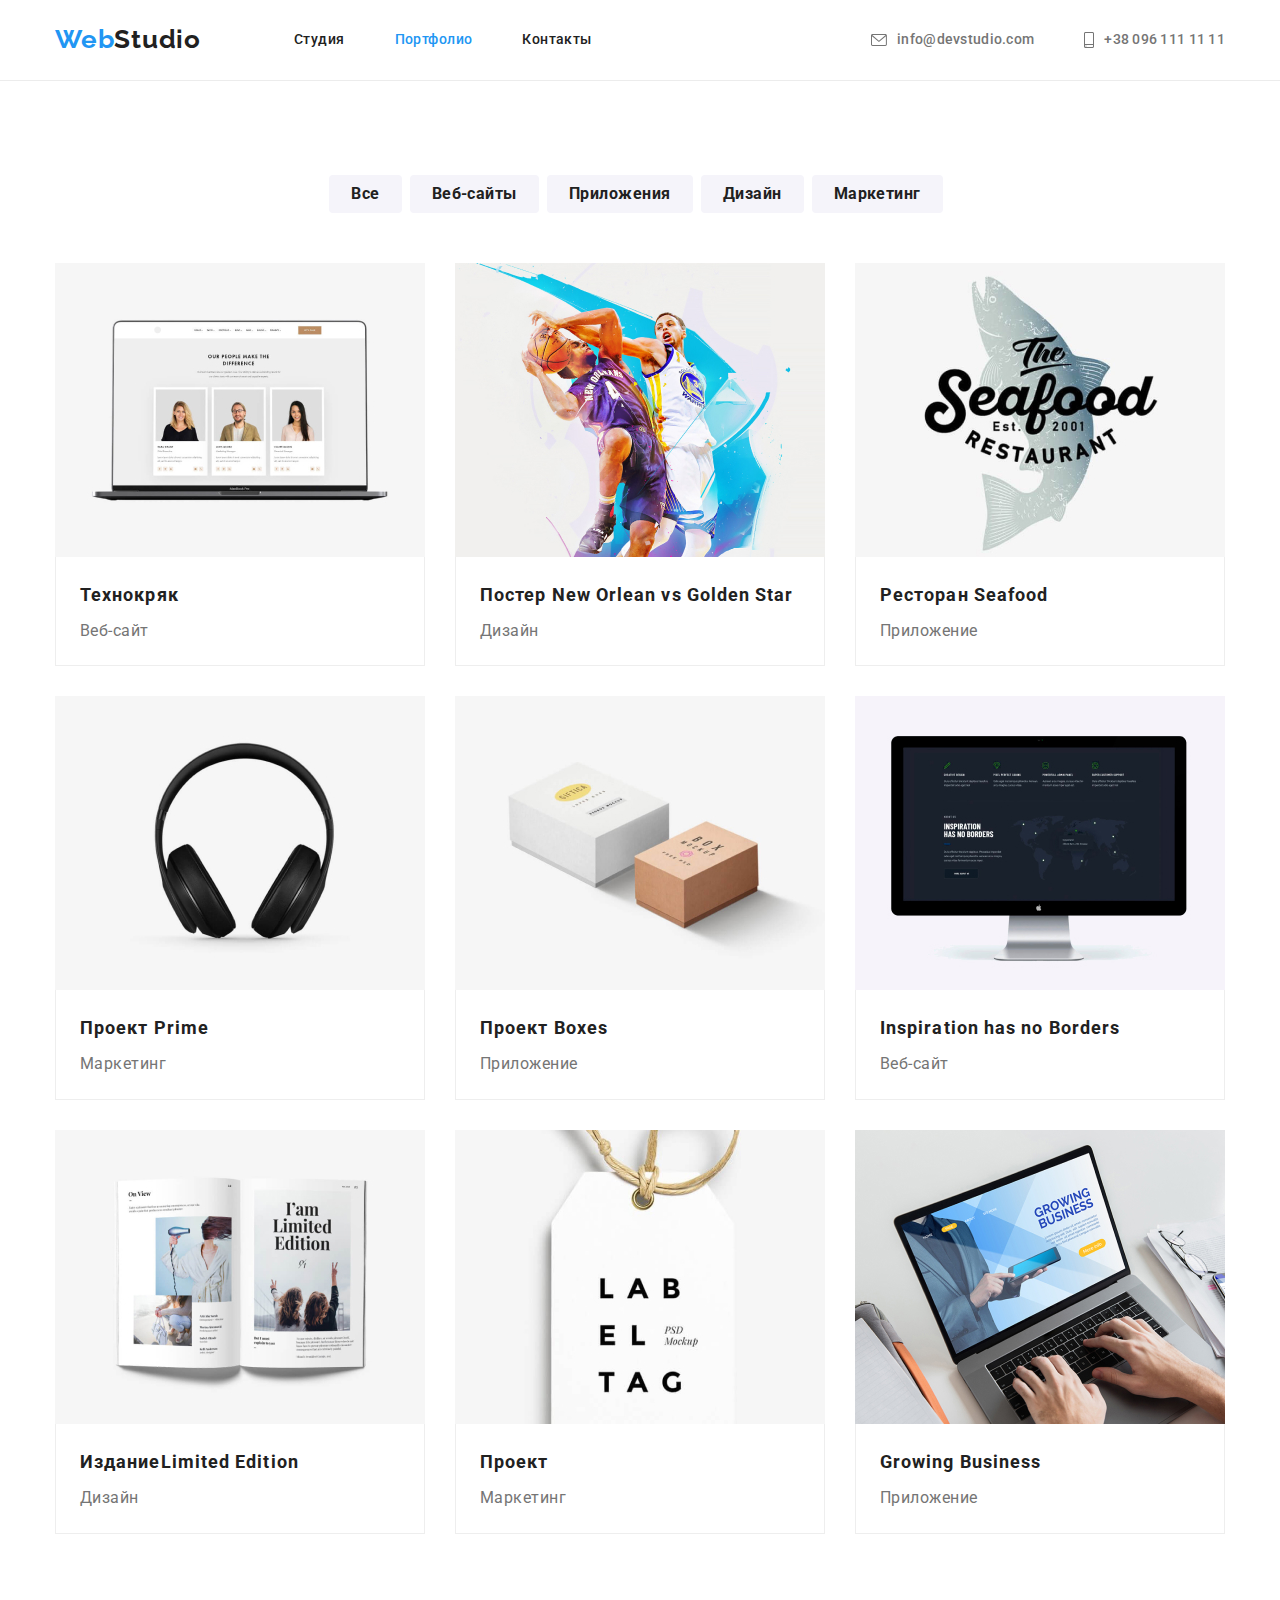
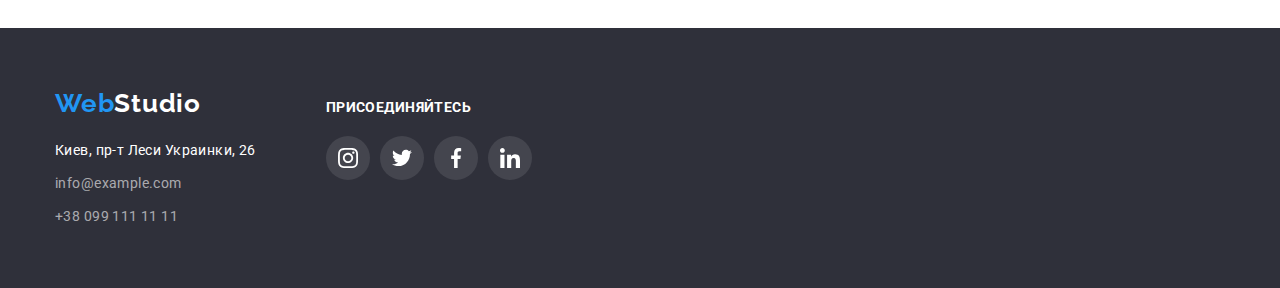
<file: portfolio.html>
<!DOCTYPE html>
<html lang="ru">
  <head>
    <meta charset="UTF-8" />
    <meta http-equiv="X-UA-Compatible" content="IE=edge" />
    <meta name="viewport" content="width=device-width, initial-scale=1.0" />
    <title>Document</title>
    <link
      rel="stylesheet"
      href="https://cdnjs.cloudflare.com/ajax/libs/modern-normalize/1.1.0/modern-normalize.min.css"
    />
    <link rel="stylesheet" href="./css/styles.css" />
    <link rel="preconnect" href="https://fonts.googleapis.com" />
    <link rel="preconnect" href="https://fonts.gstatic.com" crossorigin />
    <link
      href="https://fonts.googleapis.com/css2?family=Raleway:wght@700&family=Roboto:wght@400;500;700;900&display=swap"
      rel="stylesheet"
    />
  </head>
  <body>
    <!-- HEADER -->
    <header>
      <div class="container header-container">
        <nav class="nav">
          <a href="" lang="en" class="logo link"
            >Web<span class="studio">Studio</span></a
          >
          <ul class="list header-list">
            <li><a href="./index.html" class="nav-link link">Студия</a></li>
            <li><a href="" class="nav-link active link">Портфолио</a></li>
            <li><a href="" class="nav-link link">Контакты</a></li>
          </ul>
        </nav>
        <ul class="list header-contacts">
          <li class="header-contacts-link">
            <a
              href="mailto:info@devstudio.com"
              lang="en"
              class="info link info-mail"
            >
              <div class="header-contacts-photo">
                <svg class="header-contacts-svg-mail">
                  <use href="./images/sprite.svg#mail"></use>
                </svg>
              </div>
              <span> info@devstudio.com </span>
            </a>
          </li>
          <li class="header-contacts-link">
            <a href="tel:+380961111111" lang="en" class="info link info-tel">
              <div class="header-contacts-photo">
                <svg class="header-contacts-svg-tel">
                  <use href="./images/sprite.svg#tel"></use>
                </svg>
              </div>
              <span>+38 096 111 11 11</span>
            </a>
          </li>
        </ul>
      </div>
    </header>

    <!-- MAIN -->
    <main>
      <!-- PORTFOLIO -->
      <section class="portfolio section">
        <div class="container">
          <h1 hidden>Portfolio</h1>
          <ul class="list buttons">
            <li><button type="button" class="button">Все</button></li>
            <li><button type="button" class="button">Веб-сайты</button></li>
            <li><button type="button" class="button">Приложения</button></li>
            <li><button type="button" class="button">Дизайн</button></li>
            <li><button type="button" class="button">Маркетинг</button></li>
          </ul>
          <ul class="list portfolio-list">
            <li class="portfolio-item">
              <a href="" class="link portfolio-link">
                <img
                  src="./images/portfolio1.jpg"
                  alt="Технокряк"
                  width="370"
                  class="portfolio-img"
                />
                <div class="portfolio-content">
                  <h2 class="portfolio-header">Технокряк</h2>
                  <p class="portfolio-text">Веб-сайт</p>
                </div>
              </a>
            </li>

            <li class="portfolio-item">
              <a href="" class="link portfolio-link">
                <img
                  src="./images/portfolio2.jpg"
                  alt="Постер New Orlean vs Golden Star"
                  width="370"
                  class="portfolio-img"
                />
                <div class="portfolio-content">
                  <h2 class="portfolio-header">
                    Постер <span lang="en">New Orlean vs Golden Star</span>
                  </h2>
                  <p class="portfolio-text">Дизайн</p>
                </div>
              </a>
            </li>

            <li class="portfolio-item">
              <a href="" class="link portfolio-link">
                <img
                  src="./images/portfolio3.jpg"
                  alt="Ресторан Seafood"
                  width="370"
                  class="portfolio-img"
                />
                <div class="portfolio-content">
                  <h2 class="portfolio-header">
                    Ресторан <span lang="en">Seafood</span>
                  </h2>
                  <p class="portfolio-text">Приложение</p>
                </div>
              </a>
            </li>

            <li class="portfolio-item">
              <a href="" class="link portfolio-link">
                <img
                  src="./images/portfolio4.jpg"
                  alt="Проект Prime "
                  width="370"
                  class="portfolio-img"
                />
                <div class="portfolio-content">
                  <h2 class="portfolio-header">
                    Проект <span lang="en">Prime</span>
                  </h2>
                  <p class="portfolio-text">Маркетинг</p>
                </div>
              </a>
            </li>

            <li class="portfolio-item">
              <a href="" class="link portfolio-link">
                <img
                  src="./images/portfolio5.jpg"
                  alt="Проект Boxes"
                  width="370"
                  class="portfolio-img"
                />
                <div class="portfolio-content">
                  <h2 class="portfolio-header">
                    Проект <span lang="en">Boxes</span>
                  </h2>
                  <p class="portfolio-text">Приложение</p>
                </div>
              </a>
            </li>
            <li class="portfolio-item">
              <a href="" class="link portfolio-link">
                <img
                  src="./images/portfolio6.jpg"
                  lang="en"
                  alt="Inspiration has no Borders"
                  width="370"
                  class="portfolio-img"
                />
                <div class="portfolio-content">
                  <h2 class="portfolio-header">Inspiration has no Borders</h2>
                  <p class="portfolio-text">Веб-сайт</p>
                </div>
              </a>
            </li>
            <li class="portfolio-item">
              <a href="" class="link portfolio-link">
                <img
                  src="./images/portfolio7.jpg"
                  alt="Издание Limited Edition"
                  width="370"
                  class="portfolio-img"
                />
                <div class="portfolio-content">
                  <h2 class="portfolio-header">
                    Издание<span lang="en">Limited Edition</span>
                  </h2>
                  <p class="portfolio-text">Дизайн</p>
                </div>
              </a>
            </li>
            <li class="portfolio-item">
              <a href="" class="link portfolio-link">
                <img
                  src="./images/portfolio8.jpg"
                  alt="Проект LAB</span>"
                  width="370"
                  class="portfolio-img"
                />
                <div class="portfolio-content">
                  <h2 class="portfolio-header">Проект</h2>
                  <p class="portfolio-text">Маркетинг</p>
                </div>
              </a>
            </li>
            <li class="portfolio-item">
              <a href="" class="link portfolio-link">
                <img
                  src="./images/portfolio9.jpg"
                  lang="en"
                  alt="Growing Business"
                  width="370"
                  class="portfolio-img"
                />
                <div class="portfolio-content">
                  <h2 class="portfolio-header">Growing Business</h2>
                  <p class="portfolio-text">Приложение</p>
                </div>
              </a>
            </li>
          </ul>
        </div>
      </section>
    </main>

    <!-- FOOTER -->
    <footer class="footer">
      <div class="container footer-container">
        <div class="footer-left">
          <a href="" lang="en" class="logo logo-bottom"
            >Web<span class="studio-bottom">Studio</span></a
          >
          <address class="address-tag">
            <ul class="list footer-list">
              <li class="footer-item">
                <a href="" class="footer-link address link"
                  >Киев, пр-т Леси Украинки, 26</a
                >
              </li>
              <li class="footer-item">
                <a href="mailto:info@example.com " class="footer-link link"
                  >info@example.com</a
                >
              </li>
              <li class="footer-item">
                <a href="tel:+380991111111" class="footer-link link"
                  >+38 099 111 11 11</a
                >
              </li>
            </ul>
          </address>
        </div>
        <div class="footer-center">
          <h2 class="footer-join">присоединяйтесь</h2>
          <ul class="footer-photo-list">
            <li class="list footer-svg-item">
              <a href="" class="link footer-svg-link">
                <svg class="footer-svg">
                  <use href="./images/sprite.svg#instagram"></use>
                </svg>
              </a>
            </li>
            <li class="list footer-svg-item">
              <a href="" class="link footer-svg-link">
                <svg class="footer-svg">
                  <use href="./images/sprite.svg#twitter"></use>
                </svg>
              </a>
            </li>
            <li class="list footer-svg-item">
              <a href="" class="link footer-svg-link">
                <svg class="footer-svg">
                  <use href="./images/sprite.svg#facebook"></use>
                </svg>
              </a>
            </li>
            <li class="list footer-svg-item">
              <a href="" class="link footer-svg-link">
                <svg class="footer-svg">
                  <use href="./images/sprite.svg#linkedin"></use>
                </svg>
              </a>
            </li>
          </ul>
        </div>
      </div>
    </footer>
  </body>
</html>
</file>
<file: css/styles.css>
:root {
  --headers-text: #212121;
  --main-text: #757575;
  --accent-text: #2196f3;
  --main-background: #ffffff;
  --white-header: #ffffff;
  --background-accent: #2f303a;
  --background-grey: #f5f4fa;
  --grey: rgba(255, 255, 255, 0.6);
  --border: #ececec;
}
body {
  font-family: "Roboto", sans-serif;
  color: var(--main-text);
  background-color: var(--main-background);
  font-size: 14px;
}
/* Утилиты */
h1,
h2,
h3,
h4,
h5,
h6,
p,
ul {
  margin: 0;
  padding: 0;
}
.list {
  list-style: none;
}
.link {
  text-decoration: none;
}

.container {
  margin: 0 auto;
  width: 1200px;
  padding-left: 15px;
  padding-right: 15px;
}
/* Секції */
.section-padding {
  padding-bottom: 200px;
  padding-top: 200px;
}

.section-bottom {
  padding-bottom: 94px;
}
.section {
  padding-bottom: 94px;
  padding-top: 94px;
}
/* Header */
header {
  border-bottom: 1px solid var(--border);
}

.logo {
  margin-right: 93px;
  display: block;
  padding-bottom: 24px;
  padding-top: 24px;

  font-family: "Raleway", sans-serif;
  font-weight: 700;
  font-size: 26px;
  line-height: 1.19;
  text-decoration: none;
  letter-spacing: 0.03em;
  color: var(--accent-text);
}
.studio {
  color: var(--headers-text);
}
.header-contacts-svg-mail {
  width: 16px;
  height: 12px;
  margin-right: 10px;
  fill: #757575;
}
.header-contacts-svg-tel {
  width: 10px;
  height: 16px;
  margin-right: 10px;
  fill: #757575;
}

.header-list {
  display: flex;
  align-items: center;
}
.info {
  display: flex;
}
.header-contacts-link {
  display: flex;
}
.info:hover,
.info:focus {
  color: var(--accent-text);
}
.info:hover .header-contacts-svg-mail,
.info:focus .header-contacts-svg-mail {
  fill: var(--accent-text);
}
.info:hover .header-contacts-svg-tel,
.info:focus .header-contacts-svg-tel {
  fill: var(--accent-text);
}

.header-contacts-photo {
  display: flex;
  justify-content: center;
  align-items: center;
}

.header-list > li:not(:last-child) {
  margin-right: 50px;
}
.header-list > li:last-child {
  margin-right: auto;
}
.header-list .link {
  padding-bottom: 32px;
  padding-top: 32px;
  display: block;
}
.header-contacts {
  display: flex;
  align-items: center;
}
.header-contacts > li:not(:last-child) {
  margin-right: 50px;
}
.header-contacts .link {
  padding-bottom: 32px;
  padding-top: 32px;
}

.header-container {
  display: flex;
  justify-content: space-between;
}
.nav {
  display: flex;
}
.nav-link {
  color: var(--headers-text);
  font-weight: 500;
  font-size: 14px;
  line-height: 1.14;
  letter-spacing: 0.03em;
}
.nav-link:hover,
.nav-link:focus {
  color: var(--accent-text);
}
.info {
  color: inherit;
  font-weight: 500;
  line-height: 1.14;
  letter-spacing: 0.02em;
}

.active {
  color: var(--accent-text);
}

/* Hero */
.hero {
  background-color: var(--background-accent);
  background-image: linear-gradient(
      to right,
      rgba(47, 48, 58, 0.4),
      rgba(47, 48, 58, 0.4)
    ),
    url(../images/main-background.jpg);

  text-align: center;
  height: 600;
  max-width: 1600px;
  background-size: cover;
  margin: 0 auto;
  background-position: center;
}
.hero-title {
  margin-bottom: 30px;

  font-weight: 900;
  font-size: 44px;
  line-height: 1.36;
  color: var(--white-header);

  text-align: center;
  letter-spacing: 0.06em;
  text-transform: uppercase;
}

.button-hero {
  min-width: 200px;
  padding: 10px 32px;

  text-align: center;

  color: var(--white-header);
  background: var(--accent-text);
  box-shadow: 0px 4px 4px rgba(0, 0, 0, 0.15);
  border-radius: 4px;
  border-color: transparent;
  cursor: pointer;
  font-family: inherit;

  font-weight: 700;
  font-size: 16px;
  line-height: 1.8;
}
/* Features*/
.features-header {
  margin-bottom: 10px;

  font-weight: 700;
  line-height: 16px;
  text-transform: uppercase;
  color: var(--headers-text);
  letter-spacing: 0.03em;
  font-size: 14px;
}
.features-text {
  line-height: 1.7;
  letter-spacing: 0.03em;
}
.features-list {
  display: flex;
}
.features-item {
  width: calc((100%-3 * 30px) / 4);
  margin-right: 30px;
}
.features-photo {
  height: 120px;
  background: #f5f4fa;
  border-radius: 4px;
  margin-bottom: 30px;
  display: flex;
  justify-content: center;
  align-items: center;
}
.features-svg {
  display: block;
  height: 120px;
  width: 70px;
  height: 70px;
}
/* .features-item::before {
  content: "";
  display: block;
  height: 120px;
  background-size: contain;
  background-repeat: no-repeat;
  background-position: center;
  background: #f5f4fa;
  border-radius: 4px;
  margin-bottom: 30px;
}
.features-item:nth-child(1)::before {
  background-image: url(../images/antenna\ 1.svg);
  background-repeat: no-repeat;
  background-position: center;
}
.features-item:nth-child(2)::before {
  background-image: url(../images/clock\ 1.svg);
  background-repeat: no-repeat;
  background-position: center;
}
.features-item:nth-child(3)::before {
  background-image: url(../images/diagram\ 1.svg);
  background-repeat: no-repeat;
  background-position: center;
}
.features-item:nth-child(4)::before {
  background-image: url(../images/astronaut\ 1.svg);
  background-repeat: no-repeat;
  background-position: center;
} */
.features-item:last-child {
  margin-right: 0;
}
/* header */
.header {
  font-weight: 700;
  font-size: 36px;
  line-height: 1.17;
  text-align: center;
  color: var(--headers-text);
  letter-spacing: 0.03em;
}
/* Occupation */
.occupation-header {
  margin-bottom: 50px;
}
.occupation-list {
  display: flex;
  flex-wrap: wrap;
}

.occupation-item:not(:last-child) {
  margin-right: 30px;
}
/* Team */
.comand-header {
  margin-bottom: 50px;
}
.team {
  background-color: var(--background-grey);
}
.team-list {
  display: flex;
  flex-wrap: wrap;
}
.team-name {
  margin-bottom: 10px;

  font-weight: 500;
  font-size: 16px;
  line-height: 1.19;
  color: var(--headers-text);
  letter-spacing: 0.03em;
}
.team-text {
  font-size: 16px;
  line-height: 1.19;
  letter-spacing: 0.03em;
  color: var(--main-text);
  margin-bottom: 16px;
}
.team-content {
  padding: 30px;
}

.team-icon {
  width: 270px;
  /* padding-bottom: 30px; */
  text-align: center;
  background-color: var(--main-background);
  box-shadow: 0px 1px 3px rgba(0, 0, 0, 0.12), 0px 1px 1px rgba(0, 0, 0, 0.14),
    0px 2px 1px rgba(0, 0, 0, 0.2);
  border-radius: 0px 0px 4px 4px;
}
.team-icon:not(:last-child) {
  margin-right: 30px;
}
.team-icon > img {
  display: block;
  max-width: 100%;
  width: auto;
}
.team-svg-list {
  display: flex;
  justify-content: center;
  align-items: center;
}
.team-svg {
  width: 20px;
  height: 20px;
  fill: #afb1b8;
}
.team-svg-item:hover .team-svg {
  fill: white;
}
.team-svg-item {
  /* display: flex;
  justify-content: center;
  align-items: center;
  width: 44px;
  height: 44px; */
}
.team-svg-link {
  display: flex;
  justify-content: center;
  align-items: center;
  width: 44px;
  height: 44px;
}
.team-svg-link:hover,
.team-svg-link:focus {
  background-color: var(--accent-text);
  border-radius: 50%;
}
.team-svg-link:focus .team-svg {
  fill: white;
}
.team-svg-item {
  margin-right: 10px;
}
.team-svg-item:last-child {
  margin-right: 0px;
}

/* CLIENTS */
.clients-title {
  font-weight: 700;
  font-size: 36px;
  line-height: 42px;
  text-align: center;
  letter-spacing: 0.03em;
  justify-content: center;
  color: var(--headers-text);
  margin-bottom: 50px;
}
.clients-list {
  display: flex;
}

.clients-link {
  display: inline-block;
  width: 170px;
  height: 92px;
  display: flex;
  justify-content: center;
  align-items: center;
  border: 1px solid #afb1b8;
  outline: transparent;
  border-radius: 4px;
}
.clients-item {
  margin-right: 30px;
  border-radius: 4px;
}
.clients-item:last-child {
  margin-right: 0px;
}
.clients-svg {
  width: 106px;
  height: 60px;
  fill: #afb1b8;
}
.clients-link:hover .clients-svg,
.clients-link:focus .clients-svg {
  fill: var(--accent-text);
  /* border: 1px solid var(--accent-text); */
}
.clients-link:hover,
.clients-link:focus {
  border: 1px solid var(--accent-text);
}
.clients-item:hover,
.clients-item:focus {
  border: 1px solid var(--accent-text);
}

/* FOOTER */
footer {
  background-color: var(--background-accent);
}

.footer {
  padding-top: 60px;
  padding-bottom: 60px;
}
.address-tag {
  font-family: inherit;
}
.logo-bottom {
  display: block;
  margin-bottom: 20px;
  padding: 0;
  margin-right: 0;
}
.footer-link {
  font-weight: 400;
  line-height: 1.7;
  color: inherit;
  font-family: "Roboto";
  font-style: normal;
  letter-spacing: 0.03em;
  color: var(--grey);
}
.footer-link {
  display: inline-block;
}

.footer-item {
  margin-bottom: 9px;
}
.footer-item:last-child {
  margin-bottom: 0px;
}

.footer-link:hover,
.footer-link:focus {
  color: var(--accent-text);
}
.address {
  color: var(--white-header);
}
.studio-bottom {
  color: var(--white-header);
}
.footer-container {
  display: flex;
  align-items: baseline;
}
.footer-join {
  font-family: "Roboto";
  font-weight: 700;
  font-size: 14px;
  line-height: 1.14;
  letter-spacing: 0.03em;
  text-transform: uppercase;
  color: var(--white-header);
  margin-bottom: 20px;
  align-items: center;
  vertical-align: middle;
}
.footer-photo-list {
  display: flex;
}
.footer-left {
  margin-right: 70px;
}
.footer-center {
  align-items: center;
}
/* PORTFOLIO HTML */

/* PORTFOLIO */
.button {
  font-weight: 700;
  font-size: 16px;
  line-height: 1.6;
  color: var(--headers-text);
  background-color: var(--main-background);
  border: none;
  background-color: var(--background-grey);
  border-radius: 4px;
  cursor: pointer;
  letter-spacing: 0.03em;
  font-family: inherit;
}
.button:hover,
button:focus {
  color: var(--white-header);
  background-color: var(--accent-text);
  box-shadow: 0px 3px 1px rgba(0, 0, 0, 0.1), 0px 1px 2px rgba(0, 0, 0, 0.08),
    0px 2px 2px rgba(0, 0, 0, 0.12);
}
.buttons {
  margin-bottom: 50px;
  display: flex;
  justify-content: center;
}
.button {
  padding: 6px 22px;
}

.buttons > li {
  margin-right: 8px;
}

.portfolio-list {
  display: flex;
  flex-wrap: wrap;

  margin-right: -30px;
  margin-bottom: -30px;
}
.portfolio-item {
  width: 370px;
  width: calc(100% / 3 -30px);
  margin-right: 30px;
  margin-bottom: 30px;
}
.portfolio-link:hover,
.portfolio-link:focus {
  box-shadow: 0px 1px 1px rgba(0, 0, 0, 0.12), 0px 4px 4px rgba(0, 0, 0, 0.06),
    1px 4px 6px rgba(0, 0, 0, 0.16);
  display: block;
}
.portfolio-link {
  display: block;
}
.portfolio-img {
  display: block;
  max-width: 100%;
}

.portfolio-header {
  /* margin-left: 24px; */
  margin-bottom: 4px;

  font-weight: 700;
  font-size: 18px;
  line-height: 2;
  letter-spacing: 0.06em;
  color: var(--headers-text);
}
.portfolio-text {
  font-size: 16px;
  line-height: 1.8;
  color: var(--main-text);
  letter-spacing: 0.03em;
}
.portfolio-content {
  padding-top: 20px;
  padding-bottom: 20px;
  padding-left: 24px;
  padding-right: 24px;
  border-bottom: 1px solid #eeeeee;
  border-right: 1px solid #eeeeee;
  border-left: 1px solid #eeeeee;
}
.footer-svg-link {
  display: flex;
  justify-content: center;
  align-items: center;
  width: 44px;
  height: 44px;
  border-radius: 50%;
  background-color: rgba(255, 255, 255, 0.1);
}
.footer-svg {
  width: 20px;
  height: 20px;
  fill: white;
}
.footer-svg-item:hover .footer-svg {
  fill: white;
}

.footer-svg-link:hover,
.footer-svg-link:focus {
  background-color: var(--accent-text);
  border-radius: 50%;
}
.footer-svg-link:focus .footer-svg {
  fill: white;
}
.footer-svg-item {
  margin-right: 10px;
}
.footer-svg-item:last-child {
  margin-right: 0px;
}
</file>
